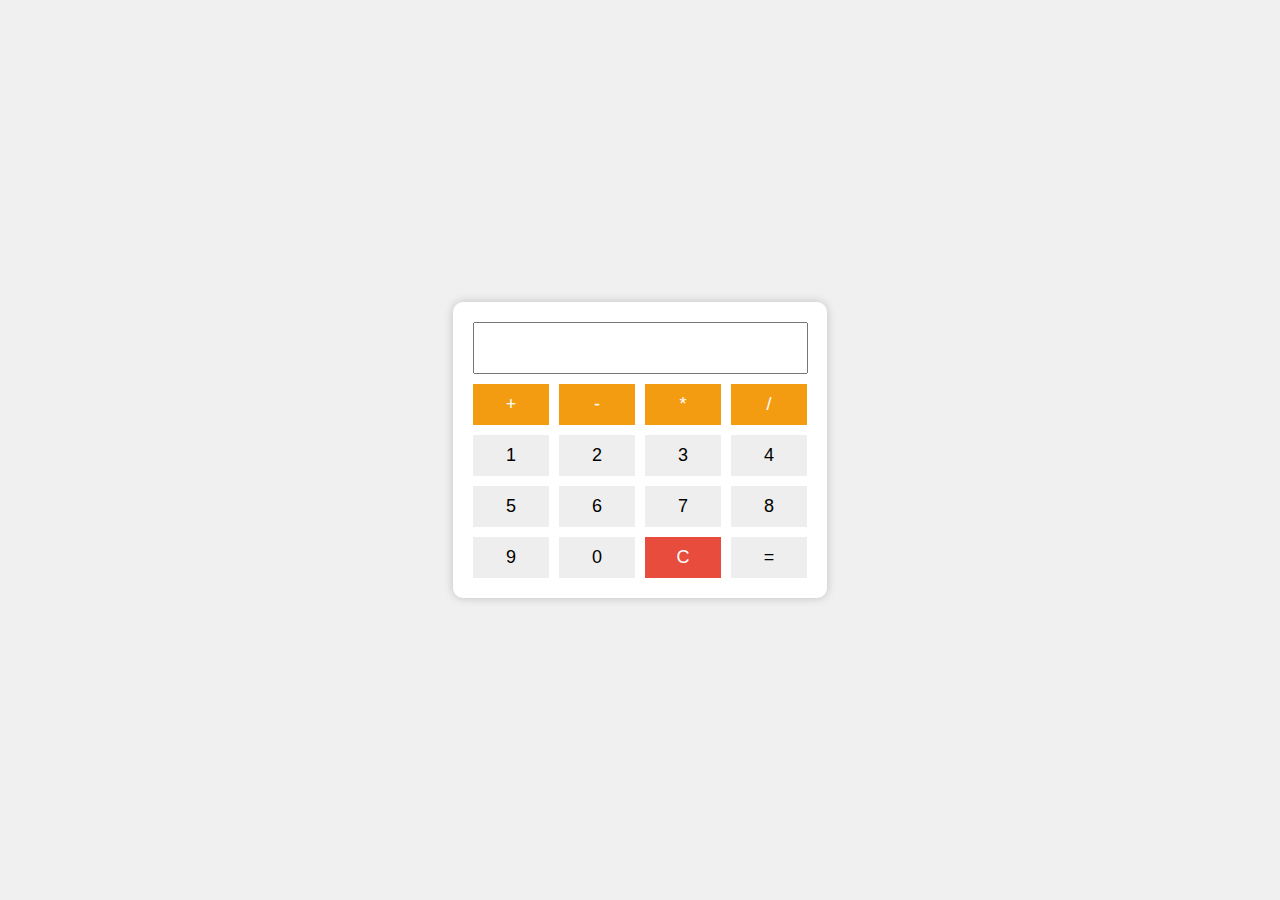
<file: Calculator/index.html>
<!DOCTYPE html>
<html lang="en">
<head>
  <meta charset="UTF-8">
  <meta name="viewport" content="width=device-width, initial-scale=1.0">
  <link rel="stylesheet" href="styles.css">
  <title>Calculator</title>
</head>
<body>
  <div class="calculator">
    <input type="text" id="display" readonly>
    <div class="buttons">
      <button class="operator">+</button>
      <button class="operator">-</button>
      <button class="operator">*</button>
      <button class="operator">/</button>
      <button class="number">1</button>
      <button class="number">2</button>
      <button class="number">3</button>
      <button class="number">4</button>
      <button class="number">5</button>
      <button class="number">6</button>
      <button class="number">7</button>
      <button class="number">8</button>
      <button class="number">9</button>
      <button class="number">0</button>
      <button id="clear">C</button>
      <button id="calculate">=</button>
    </div>
  </div>
  <script src="script.js"></script>
</body>
</html>
</file>
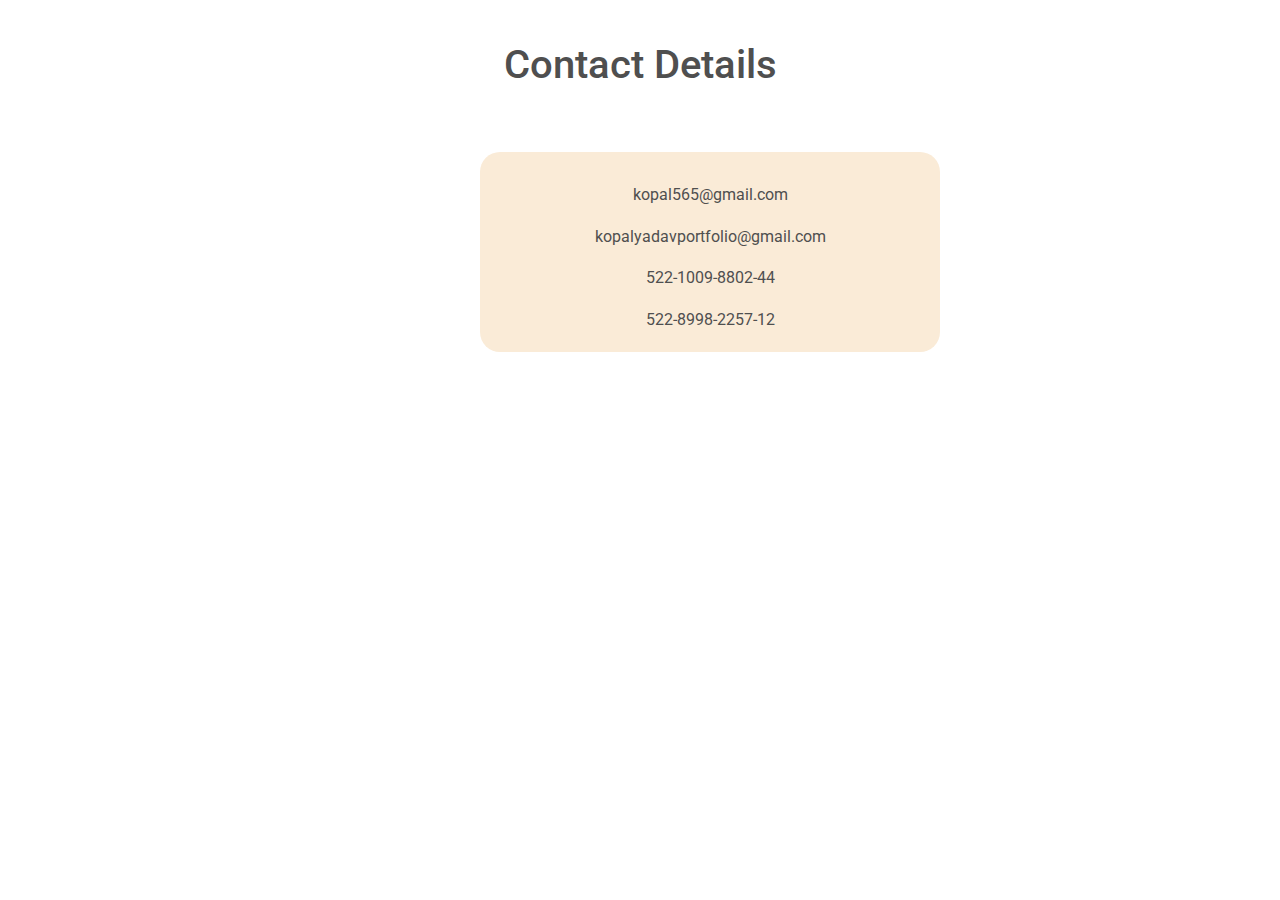
<file: Portfolio/contact.html>
<!DOCTYPE html>
<html lang="en">

<head>
    <link rel="stylesheet" href="style.css">
    <meta charset="UTF-8">
    <meta name="viewport" content="width=device-width, initial-scale=1.0">
    <meta http-equiv="x-ua-compatible" content="ie=edge" />
    <link rel="stylesheet" href="https://cdnjs.cloudflare.com/ajax/libs/font-awesome/4.7.0/css/font-awesome.min.css">
    <link rel="stylesheet" href="https://cdnjs.cloudflare.com/ajax/libs/font-awesome/6.0.0/css/all.min.css" />
    <link rel="stylesheet"
        href="https://fonts.googleapis.com/css2?family=Roboto:wght@300;400;500;700;900&display=swap" />
    <link rel="stylesheet" href="css/mdb.min.css" />
    <title>Contact</title>
</head>

<body>
    <div class="main">
        <div class="contact">
            <h1>Contact Details</h1>
            <div class="contactf">
                <p>kopal565@gmail.com</p>
                <p>kopalyadavportfolio@gmail.com</p>
                <p>522-1009-8802-44</p>
                <p>522-8998-2257-12</p>
            </div>
        </div>
    </div>
    <script type="text/javascript" src="js/mdb.min.js"></script>
    <script type="text/javascript"></script>
</body>

</html>
</file>
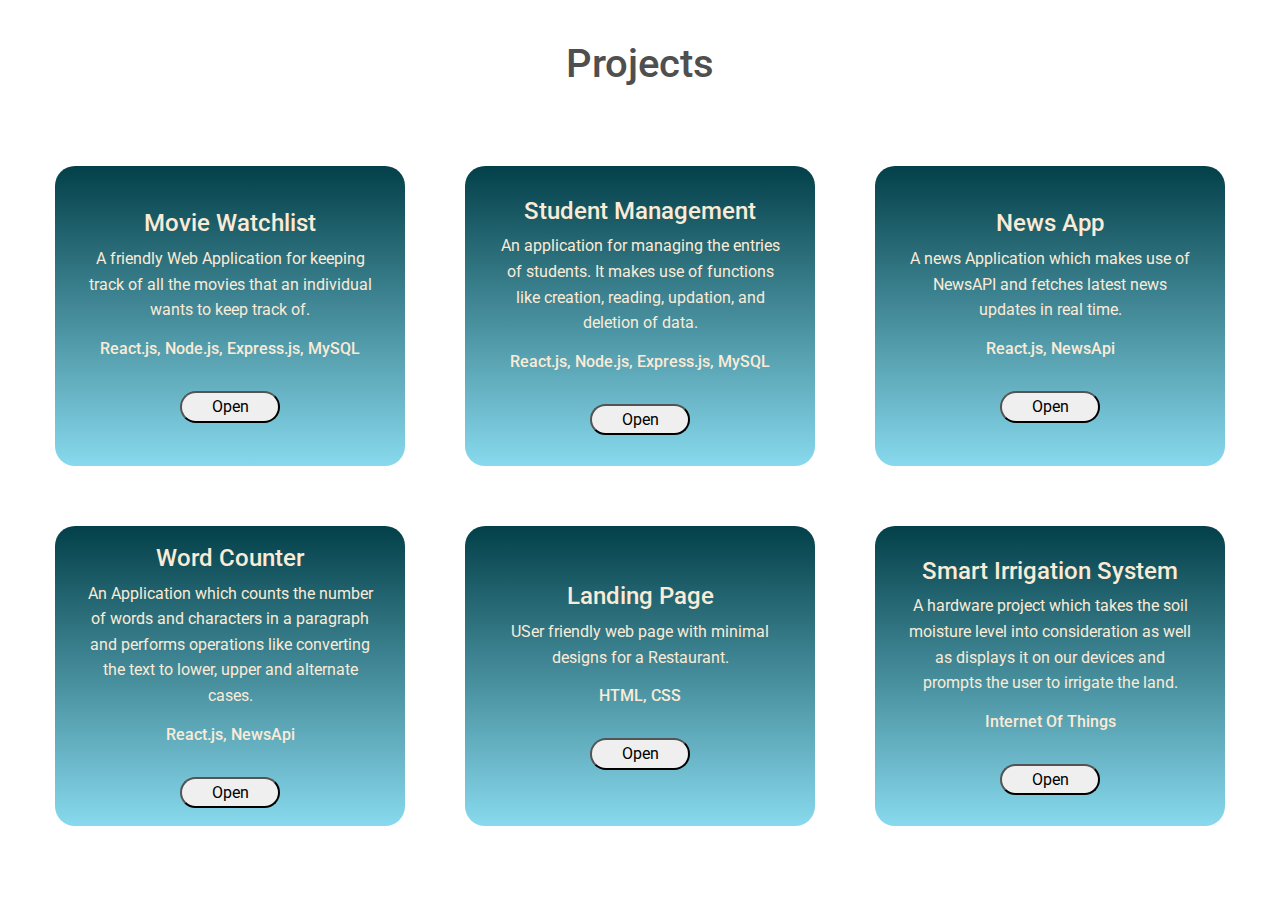
<file: Portfolio/projects.html>
<!DOCTYPE html>
<html lang="en">
<head>
    <link rel="stylesheet" href="style.css">
    <meta charset="UTF-8">
    <meta name="viewport" content="width=device-width, initial-scale=1.0">
    <meta http-equiv="x-ua-compatible" content="ie=edge" />
    <title>Document</title>
    <link rel="stylesheet" href="https://cdnjs.cloudflare.com/ajax/libs/font-awesome/4.7.0/css/font-awesome.min.css">
    <link rel="stylesheet" href="https://cdnjs.cloudflare.com/ajax/libs/font-awesome/6.0.0/css/all.min.css" />
    <link rel="stylesheet"
        href="https://fonts.googleapis.com/css2?family=Roboto:wght@300;400;500;700;900&display=swap" />
    <link rel="stylesheet" href="css/mdb.min.css" />
</head>
<body>
    <div class="project">
        <h1>Projects</h1>
        <div class="pcontent">
            <div class="card2">
                <h4>Movie Watchlist</h4>
                <p>A friendly Web Application for keeping track of all the movies that an individual wants to keep track of.</p>
                <h6>React.js, Node.js, Express.js, MySQL</h6>
                <button class="raise">Open</button>
            </div>
            <div class="card2">
                <h4>Student Management</h4>
                <p>An application for managing the entries of students. It makes use of functions like creation, reading, updation, and deletion of data.</p>
                <h6>React.js, Node.js, Express.js, MySQL</h6>
                <button class="raise">Open</button>
            </div>
            <div class="card2">
                <h4>News App</h4>
                <p>A news Application which makes use of NewsAPI and fetches latest news updates in real time.</p>
                <h6>React.js, NewsApi</h6>
                <button class="raise">Open</button>
            </div>
            <div class="card2">
                <h4>Word Counter</h4>
                <p>An Application which counts the number of words and characters in a paragraph and performs operations like converting the text to lower, upper and alternate cases. 
                    </p>
                <h6>React.js, NewsApi</h6>
                <button class="raise">Open</button>
            </div>
            <div class="card2">
                <h4>Landing Page</h4>
                <p>USer friendly web page with minimal designs for a Restaurant.</p>
                <h6>HTML, CSS</h6>
                <button class="raise">Open</button>
            </div>
            <div class="card2">
                <h4>Smart Irrigation System</h4>
                <p>A hardware project which takes the soil moisture level into consideration as well as displays it on our devices and prompts the user to irrigate the land.</p>
                <h6>Internet Of Things</h6>
                <button class="raise">Open</button>
            </div>
        </div>
    </div>
<script type="text/javascript" src="js/mdb.min.js"></script>
<script type="text/javascript"></script>
</body>
</html>
</file>
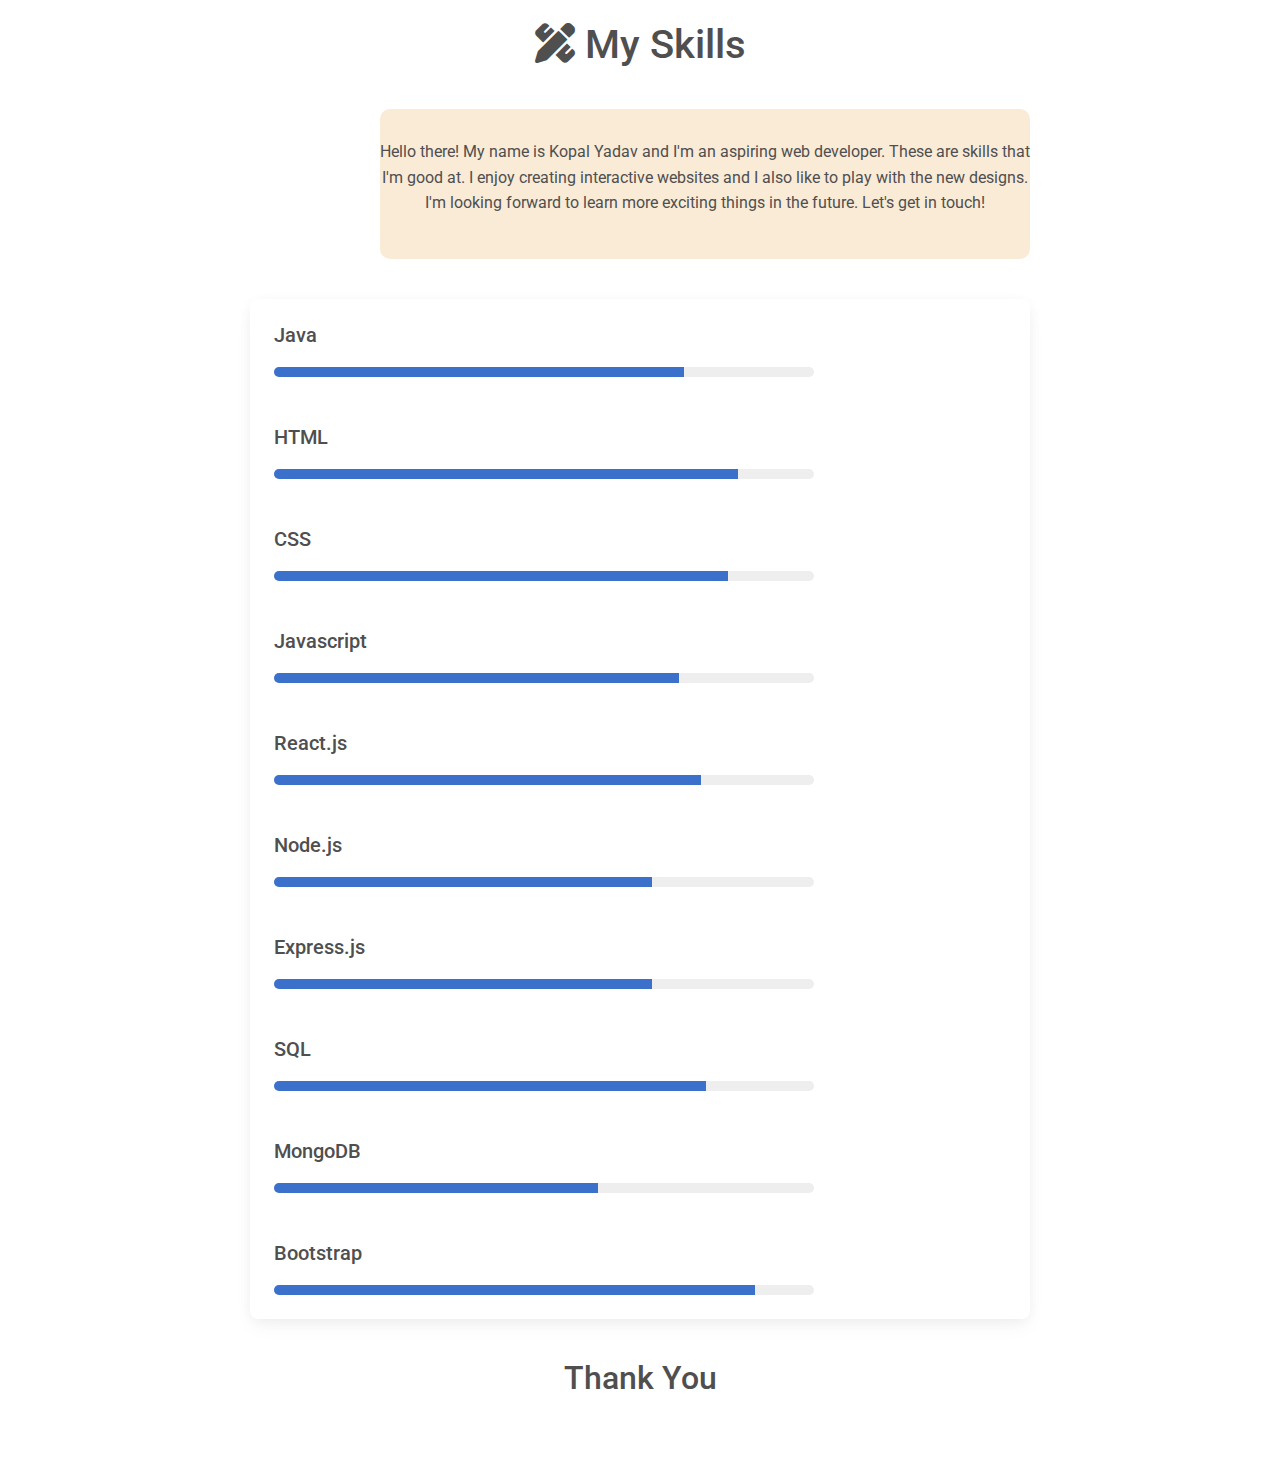
<file: Portfolio/skills.html>
<!DOCTYPE html>
<html lang="en">
<head>
    <link rel="stylesheet" href="style.css">
    <meta charset="UTF-8">
    <meta name="viewport" content="width=device-width, initial-scale=1.0">
    <meta http-equiv="x-ua-compatible" content="ie=edge" />
    <title>Skills</title>
    <link rel="stylesheet" href="https://cdnjs.cloudflare.com/ajax/libs/font-awesome/4.7.0/css/font-awesome.min.css">
    <link rel="stylesheet" href="https://cdnjs.cloudflare.com/ajax/libs/font-awesome/6.0.0/css/all.min.css" />
    <link rel="stylesheet"
        href="https://fonts.googleapis.com/css2?family=Roboto:wght@300;400;500;700;900&display=swap" />
    <link rel="stylesheet" href="css/mdb.min.css" />
</head>
<body>
    <div class="main">
        <div class="skills">
        <h1><i class="fas fa-pen-ruler"></i> My Skills</h1>
        <div class="skillsf">
            <p>Hello there! My name is Kopal Yadav and I'm an aspiring web developer. These are skills that I'm good at. I enjoy creating interactive websites and I also like to play with the new designs. I'm looking forward to learn more exciting things in the future. Let's get in touch!</p>
        </div>
        <div class="card">
            <div class="card-body">
              <h5 class="card-title">Java</h5>
              <div class="progress" style= "height: 10px;
                                            width: 540px;
                                            border-radius: 20px;
                                            margin-top: 20px;">
                <div class="progress-bar" role="progressbar" style="width: 76%;" aria-valuenow="75" aria-valuemin="0" aria-valuemax="100"></div>
              </div>
            </div>
            <div class="card-body">
              <h5 class="card-title">HTML</h5>
              <div class="progress" style= "height: 10px;
                                            width: 540px;
                                            border-radius: 20px;
                                            margin-top: 20px;">
                <div class="progress-bar" role="progressbar" style="width: 86%;" aria-valuenow="75" aria-valuemin="0" aria-valuemax="100"></div>
              </div>
            </div>
            <div class="card-body">
              <h5 class="card-title">CSS</h5>
              <div class="progress" style= "height: 10px;
                                            width: 540px;
                                            border-radius: 20px;
                                            margin-top: 20px;">
                <div class="progress-bar" role="progressbar" style="width: 84%;" aria-valuenow="75" aria-valuemin="0" aria-valuemax="100"></div>
              </div>
            </div>
            <div class="card-body">
              <h5 class="card-title">Javascript</h5>
              <div class="progress" style= "height: 10px;
                                            width: 540px;
                                            border-radius: 20px;
                                            margin-top: 20px;">
                <div class="progress-bar" role="progressbar" style="width: 75%;" aria-valuenow="75" aria-valuemin="0" aria-valuemax="100"></div>
              </div>
            </div>
            <div class="card-body">
              <h5 class="card-title">React.js</h5>
             <div class="progress" style= "height: 10px;
                                            width: 540px;
                                            border-radius: 20px;
                                            margin-top: 20px;">
                <div class="progress-bar" role="progressbar" style="width: 79%;" aria-valuenow="75" aria-valuemin="0" aria-valuemax="100"></div>
              </div>
            </div>
            <div class="card-body">
              <h5 class="card-title">Node.js</h5>
             <div class="progress" style= "height: 10px;
                                            width: 540px;
                                            border-radius: 20px;
                                            margin-top: 20px;">
                <div class="progress-bar" role="progressbar" style="width: 70%;" aria-valuenow="75" aria-valuemin="0" aria-valuemax="100"></div>
              </div>
            </div>
            <div class="card-body">
              <h5 class="card-title">Express.js</h5>
             <div class="progress" style= "height: 10px;
                                            width: 540px;
                                            border-radius: 20px;
                                            margin-top: 20px;">
                <div class="progress-bar" role="progressbar" style="width: 70%;" aria-valuenow="75" aria-valuemin="0" aria-valuemax="100"></div>
              </div>
            </div>
            <div class="card-body">
              <h5 class="card-title">SQL</h5>
             <div class="progress" style= "height: 10px;
                                            width: 540px;
                                            border-radius: 20px;
                                            margin-top: 20px;">
                <div class="progress-bar" role="progressbar" style="width: 80%;" aria-valuenow="75" aria-valuemin="0" aria-valuemax="100"></div>
              </div>
            </div>
            <div class="card-body">
              <h5 class="card-title">MongoDB</h5>
             <div class="progress" style= "height: 10px;
                                            width: 540px;
                                            border-radius: 20px;
                                            margin-top: 20px;">
                <div class="progress-bar" role="progressbar" style="width: 60%;" aria-valuenow="75" aria-valuemin="0" aria-valuemax="100"></div>
              </div>
            </div>
            <div class="card-body">
              <h5 class="card-title">Bootstrap</h5>
             <div class="progress" style= "height: 10px;
                                            width: 540px;
                                            border-radius: 20px;
                                            margin-top: 20px;">
                <div class="progress-bar" role="progressbar" style="width: 89%;" aria-valuenow="75" aria-valuemin="0" aria-valuemax="100"></div>
              </div>
            </div>
          </div>
          <div class="skillsl">
            <h2>Thank You</h2>   
          </div>     
        </div>
    </div>
    <script type="text/javascript" src="js/mdb.min.js"></script>
    <script type="text/javascript"></script>
</body>
</html>
</file>
<file: Calculator/styles.css>
body {
    font-family: Arial, sans-serif;
    margin: 0;
    display: flex;
    justify-content: center;
    align-items: center;
    min-height: 100vh;
    background-color: #f0f0f0;
  }
  
  .calculator {
    background-color: #fff;
    border-radius: 10px;
    box-shadow: 0px 0px 10px rgba(0, 0, 0, 0.2);
    padding: 20px;
    text-align: center;
  }
  
  #display {
    width: 93%;
    font-size: 24px;
    margin-bottom: 10px;
    padding: 10px;
  }
  
  .buttons {
    display: grid;
    grid-template-columns: repeat(4, 1fr);
    gap: 10px;
  }
  
  button {
    font-size: 18px;
    padding: 10px;
    border: none;
    background-color: #eee;
    cursor: pointer;
  }
  
  .operator {
    background-color: #f39c12;
    color: #fff;
  }
  
  #clear {
    background-color: #e74c3c;
    color: #fff;
  }
</file>
<file: Portfolio/style.css>
.main{
    /* margin: -8px; */
    margin-top: -19px;
    background-image: url("https://wallpaperaccess.com/full/5112865.jpg");
    background-attachment: fixed;
    background-position: right;
}
.header {
    text-align: end;
    margin: 20px;
}
.raise1:hover {
    top: -10px;
}
.raise1 {
    position: relative;
    top: 0;
    transition: top ease 0.5s;
}
.nav {
    height: 70px;
    position: relative;
    display: flex;
    justify-content: end;
}
.nav a {
    text-decoration: none;
    color: black;
    font-size: 20px;
    margin: 20px;
}
.about{
    display: flex;
    flex-direction: row;
    margin-left: 225px;
    margin-top: 75px;
    margin-bottom: 105px;
}
.desc{
    width: 400px;
}
.about img{
    margin-left: 70px;
    width: 445px;
    height: 370px;
    border-radius: 6% 58% 63% 95%;
}
.desc i{
    margin: 20px;
    cursor: pointer;
    color: rgb(67, 64, 64);
}
.button button{
    position: relative;
    left: 8px;
    width: 90px;
    margin: 10px;
    border-radius: 5px;
    background-color: rgb(154, 184, 253);
}
.button button:hover{
    background-color: rgb(227, 133, 250);
}
.fab fa-github fa-2x:hover{
    top: -10px;
}
.fab fa-github fa-2x {
    position: relative;
    top: 0;
    transition: top ease 0.5s;
}
.more{
    display: flex;
    justify-content: end;
    margin-right: 110px;
}
.image2 img{
    border-radius: 50px;
    width: 400px;
    height: 300px;
    margin-right: 30px;
}
.desc2 {
    margin-left: 40px;
    width: 420px;
}
.desc2 h1{
    margin-bottom: 35px;
}
.desc2 p{
    margin-top: 30px;
}
.end{
    background-color: rgb(44, 41, 41);
    height: 160px;
    width: 650px;
    margin-top: 180px;
    margin-left: 400px;
    color: antiquewhite;
    border-radius: 9px 9px 0px 0px;
    text-align: center;
}
.end h3{
    position: relative;
    top: 20px;
}
.end p{

}
.card{
    margin: 40px 250px 40px 250px;
}
.skills h1{
    /* margin-top: 21px; */
    position: relative;
    top: 40px;
    text-align: center;
}
.skillsf{
    margin-top: 80px;
    text-align: center;
    height: 150px;
    background-color: antiquewhite;
    width: 650px;
    position: relative;
    left: 380px;
    border-radius: 10px
}
.skillsf p{
    position: relative;
    top: 30px;
}
.skillsl h2{
    text-align: center;
    height: 100px;
}
.contact{
    margin: 20px;
    height: 637px;
}
.contact h1{
    text-align: center;
    position: relative;
    top: 40px;
}
.contactf{
    background-color: antiquewhite;
    width: 460px;
    height: 200px;
    border-radius: 20px;
    text-align: center;   
    position: relative;
    top: 95px;
    left: 460px;
}
.contactf{
    padding: 30px;
}
.project h1{
    padding: 40px;
    text-align: center;
}
.pcontent{
    display: flex;
    justify-content: center;
    flex-wrap: wrap;
}
.card2{
    padding: 30px;
    text-align: center;
    display: flex;
    flex-direction: column;
    justify-content: center;
    border-radius: 20px;
    width: 350px;
    height: 300px;
    color: antiquewhite;
    background-image: linear-gradient(rgb(3, 64, 73), rgb(136, 217, 237));
    margin: 30px;
}
.card2 button{
    width: 100px;
    border-radius: 20px;
    margin-left: 95px;
    margin-top: 25px;
}
.raise{
    transition: 0.4s;
}
.raise:hover {
    transform: translate(0, -5px);
    background-color: rgb(2, 84, 84);
    color: aliceblue;
  }
.project{
    background-image: url("https://wallpaperaccess.com/full/5112865.jpg");
    background-attachment: fixed;
    background-position: right;
}
</file>
